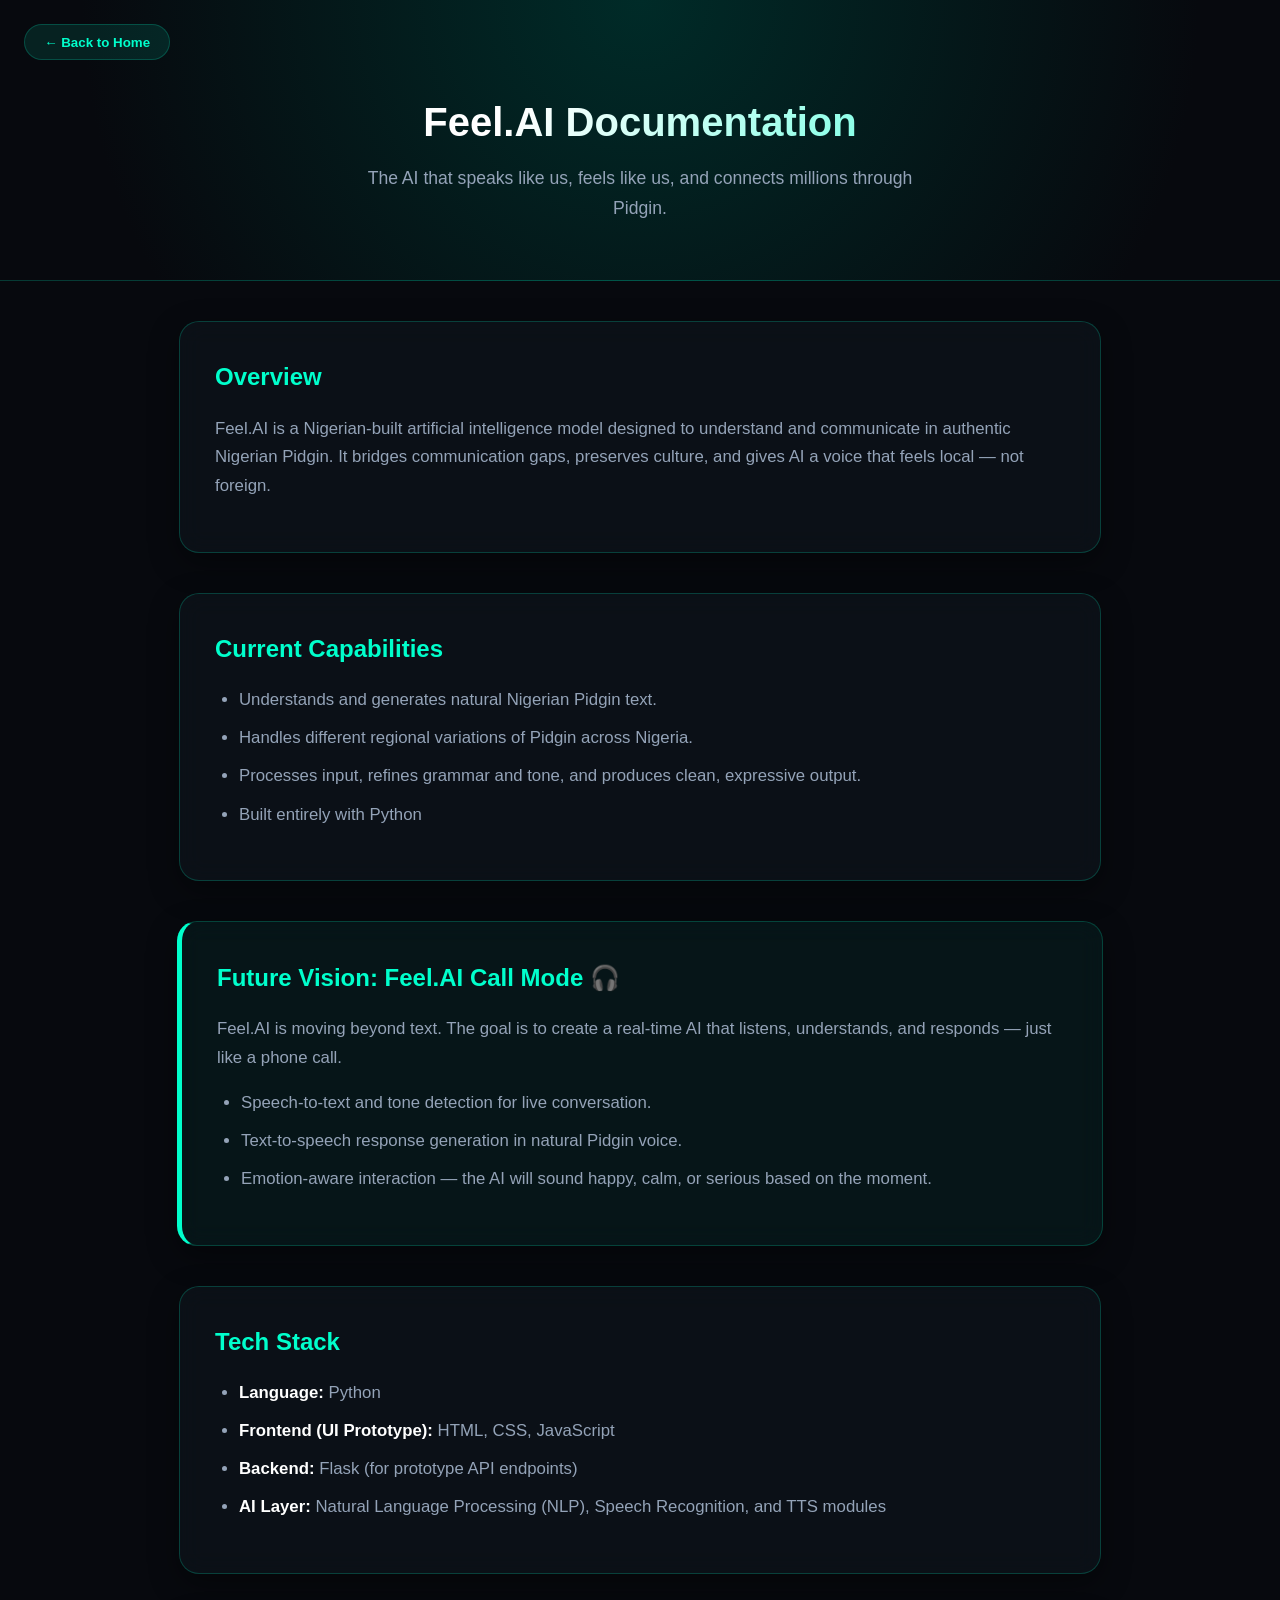
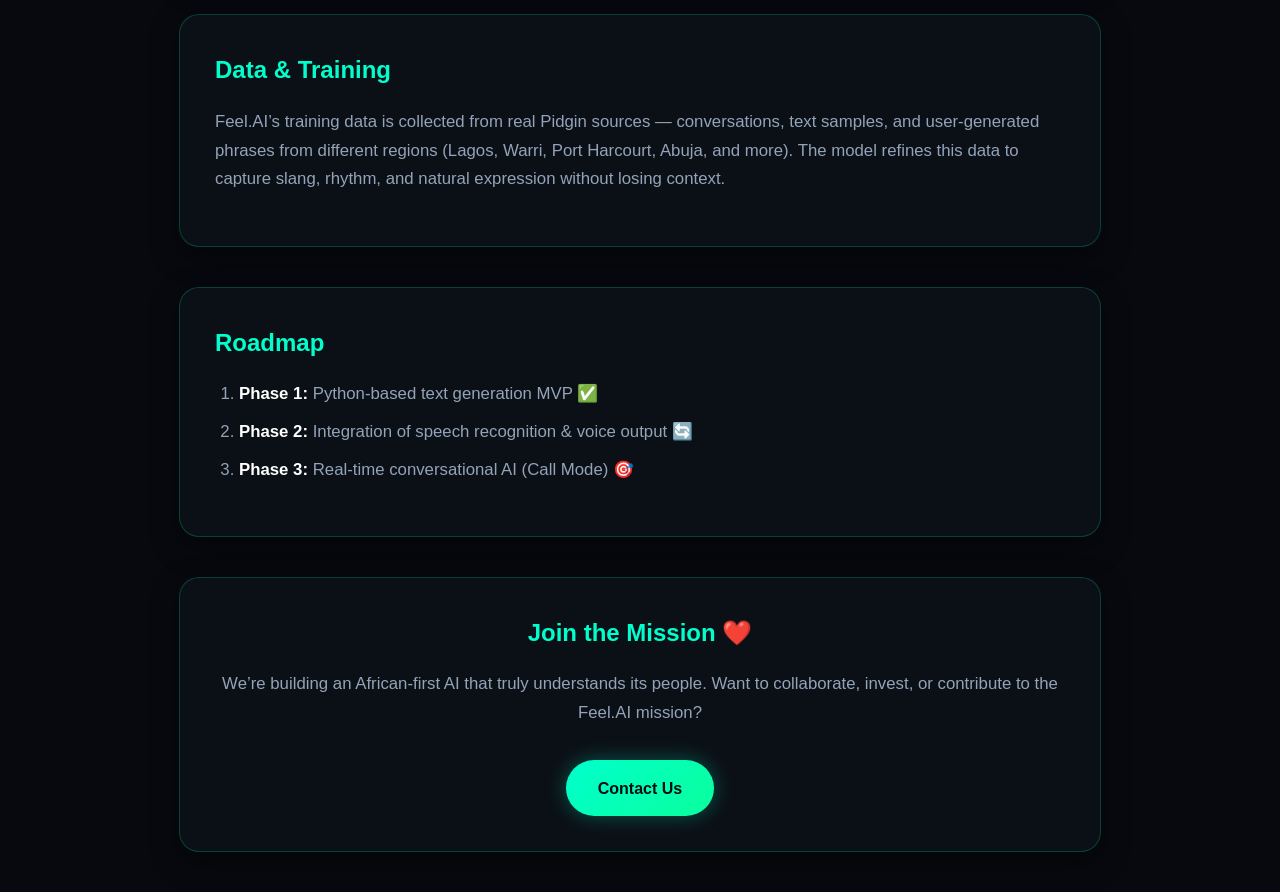
<file: documentation.html>
<!DOCTYPE html>
<html lang="en">
<head>
  <meta charset="UTF-8" />
  <meta name="viewport" content="width=device-width, initial-scale=1.0" />
  <title>Feel.AI Documentation</title>
  <link rel="stylesheet" href="documentation.css" />
</head>
<body>

  <!-- Header -->
  <header class="doc-header">
    <button onclick="goHome()" class="back-btn">← Back to Home</button>
    <h1>Feel.AI Documentation</h1>
    <p>The AI that speaks like us, feels like us, and connects millions through Pidgin.</p>
  </header>

  <!-- Overview -->
  <section class="doc-section">
    <h2>Overview</h2>
    <p>Feel.AI is a Nigerian-built artificial intelligence model designed to understand and communicate in authentic Nigerian Pidgin. 
    It bridges communication gaps, preserves culture, and gives AI a voice that feels local — not foreign.</p>
  </section>

  <!-- Current Capabilities -->
  <section class="doc-section">
    <h2>Current Capabilities</h2>
    <ul>
      <li>Understands and generates natural Nigerian Pidgin text.</li>
      <li>Handles different regional variations of Pidgin across Nigeria.</li>
      <li>Processes input, refines grammar and tone, and produces clean, expressive output.</li>
      <li>Built entirely with Python </li>
    </ul>
  </section>

  <!-- Future Vision -->
  <section class="doc-section highlight">
    <h2>Future Vision: Feel.AI Call Mode 🎧</h2>
    <p>Feel.AI is moving beyond text. The goal is to create a real-time AI that listens, understands, and responds — just like a phone call.</p>
    <ul>
      <li>Speech-to-text and tone detection for live conversation.</li>
      <li>Text-to-speech response generation in natural Pidgin voice.</li>
      <li>Emotion-aware interaction — the AI will sound happy, calm, or serious based on the moment.</li>
    </ul>
  </section>

  <!-- Tech Stack -->
  <section class="doc-section">
    <h2>Tech Stack</h2>
    <ul>
      <li><strong>Language:</strong> Python</li>
      <li><strong>Frontend (UI Prototype):</strong> HTML, CSS, JavaScript</li>
      <li><strong>Backend:</strong> Flask (for prototype API endpoints)</li>
      <li><strong>AI Layer:</strong> Natural Language Processing (NLP), Speech Recognition, and TTS modules</li>
    </ul>
  </section>

  <!-- Data & Training -->
  <section class="doc-section">
    <h2>Data & Training</h2>
    <p>Feel.AI’s training data is collected from real Pidgin sources — conversations, text samples, and user-generated phrases from different regions (Lagos, Warri, Port Harcourt, Abuja, and more). 
    The model refines this data to capture slang, rhythm, and natural expression without losing context.</p>
  </section>

  <!-- Roadmap -->
  <section class="doc-section">
    <h2>Roadmap</h2>
    <ol>
      <li><strong>Phase 1:</strong> Python-based text generation MVP ✅</li>
      <li><strong>Phase 2:</strong> Integration of speech recognition & voice output 🔄</li>
      <li><strong>Phase 3:</strong> Real-time conversational AI (Call Mode) 🎯</li>
    </ol>
  </section>

  <!-- Contact / Contribution -->
  <section class="doc-section contact">
    <h2>Join the Mission ❤️</h2>
    <p>We’re building an African-first AI that truly understands its people. 
    Want to collaborate, invest, or contribute to the Feel.AI mission?</p>
    <a href="mailto:phylipgenty@gmail.com" class="contact-btn">Contact Us</a>
  </section>

  <script >
    function goHome() {
    window.location.href = "index.html";
  }
  </script>
  
</body>
</html>
</file>
<file: documentation.css>
:root {
  --bg-dark: #07090e;
  --bg-card: rgba(13, 20, 28, 0.7);
  --primary: #00ffcc;
  --accent: #0aff9d;
  --text-main: #f0f4f8;
  --text-muted: #94a3b8;
  --border-glow: rgba(0, 255, 204, 0.2);
}

body {
  font-family: 'Plus Jakarta Sans', -apple-system, BlinkMacSystemFont, sans-serif;
  background-color: var(--bg-dark);
  color: var(--text-main);
  margin: 0;
  padding: 0;
  line-height: 1.7;
}

.doc-header {
  text-align: center;
  background: radial-gradient(circle at 50% 0%, #002b28 0%, #07090e 80%);
  color: white;
  padding: 5rem 1.5rem 3.5rem;
  position: relative;
  border-bottom: 1px solid var(--border-glow);
}

.doc-header h1 {
  font-size: 2.5rem;
  font-weight: 800;
  background: linear-gradient(135deg, #ffffff 40%, var(--primary) 100%);
  -webkit-background-clip: text;
  -webkit-text-fill-color: transparent;
  margin: 0.5rem 0;
}

.doc-header p {
  color: var(--text-muted);
  font-size: 1.1rem;
  max-width: 600px;
  margin: 0 auto;
}

.back-btn {
  position: absolute;
  top: 1.5rem;
  left: 1.5rem;
  background: rgba(0, 255, 204, 0.1);
  color: var(--primary);
  border: 1px solid var(--border-glow);
  padding: 0.6rem 1.2rem;
  border-radius: 50px;
  font-weight: 700;
  cursor: pointer;
  transition: all 0.3s ease;
}

.back-btn:hover {
  background: var(--primary);
  color: #040d12;
  box-shadow: 0 0 15px var(--border-glow);
}

.doc-section {
  max-width: 850px;
  margin: 2.5rem auto;
  padding: 2.2rem;
  background: var(--bg-card);
  border-radius: 20px;
  border: 1px solid var(--border-glow);
  backdrop-filter: blur(12px);
  box-shadow: 0 10px 30px rgba(0,0,0,0.4);
}

.doc-section h2 {
  color: var(--primary);
  font-size: 1.5rem;
  margin-top: 0;
  margin-bottom: 1rem;
}

.doc-section p, .doc-section li {
  color: var(--text-muted);
  font-size: 1.05rem;
}

.doc-section ul, .doc-section ol {
  padding-left: 1.5rem;
}

.doc-section li {
  margin-bottom: 0.6rem;
}

.doc-section strong {
  color: #fff;
}

.highlight {
  border-left: 5px solid var(--primary);
  background: rgba(0, 255, 204, 0.05);
}

.contact {
  text-align: center;
}

.contact-btn {
  background: linear-gradient(135deg, var(--primary), var(--accent));
  color: #040d12;
  text-decoration: none;
  font-weight: 800;
  padding: 0.9rem 2rem;
  border-radius: 50px;
  display: inline-block;
  margin-top: 1rem;
  transition: all 0.3s ease;
  box-shadow: 0 0 20px rgba(0, 255, 204, 0.3);
}

.contact-btn:hover {
  transform: translateY(-2px);
  box-shadow: 0 0 30px var(--primary);
}
</file>
